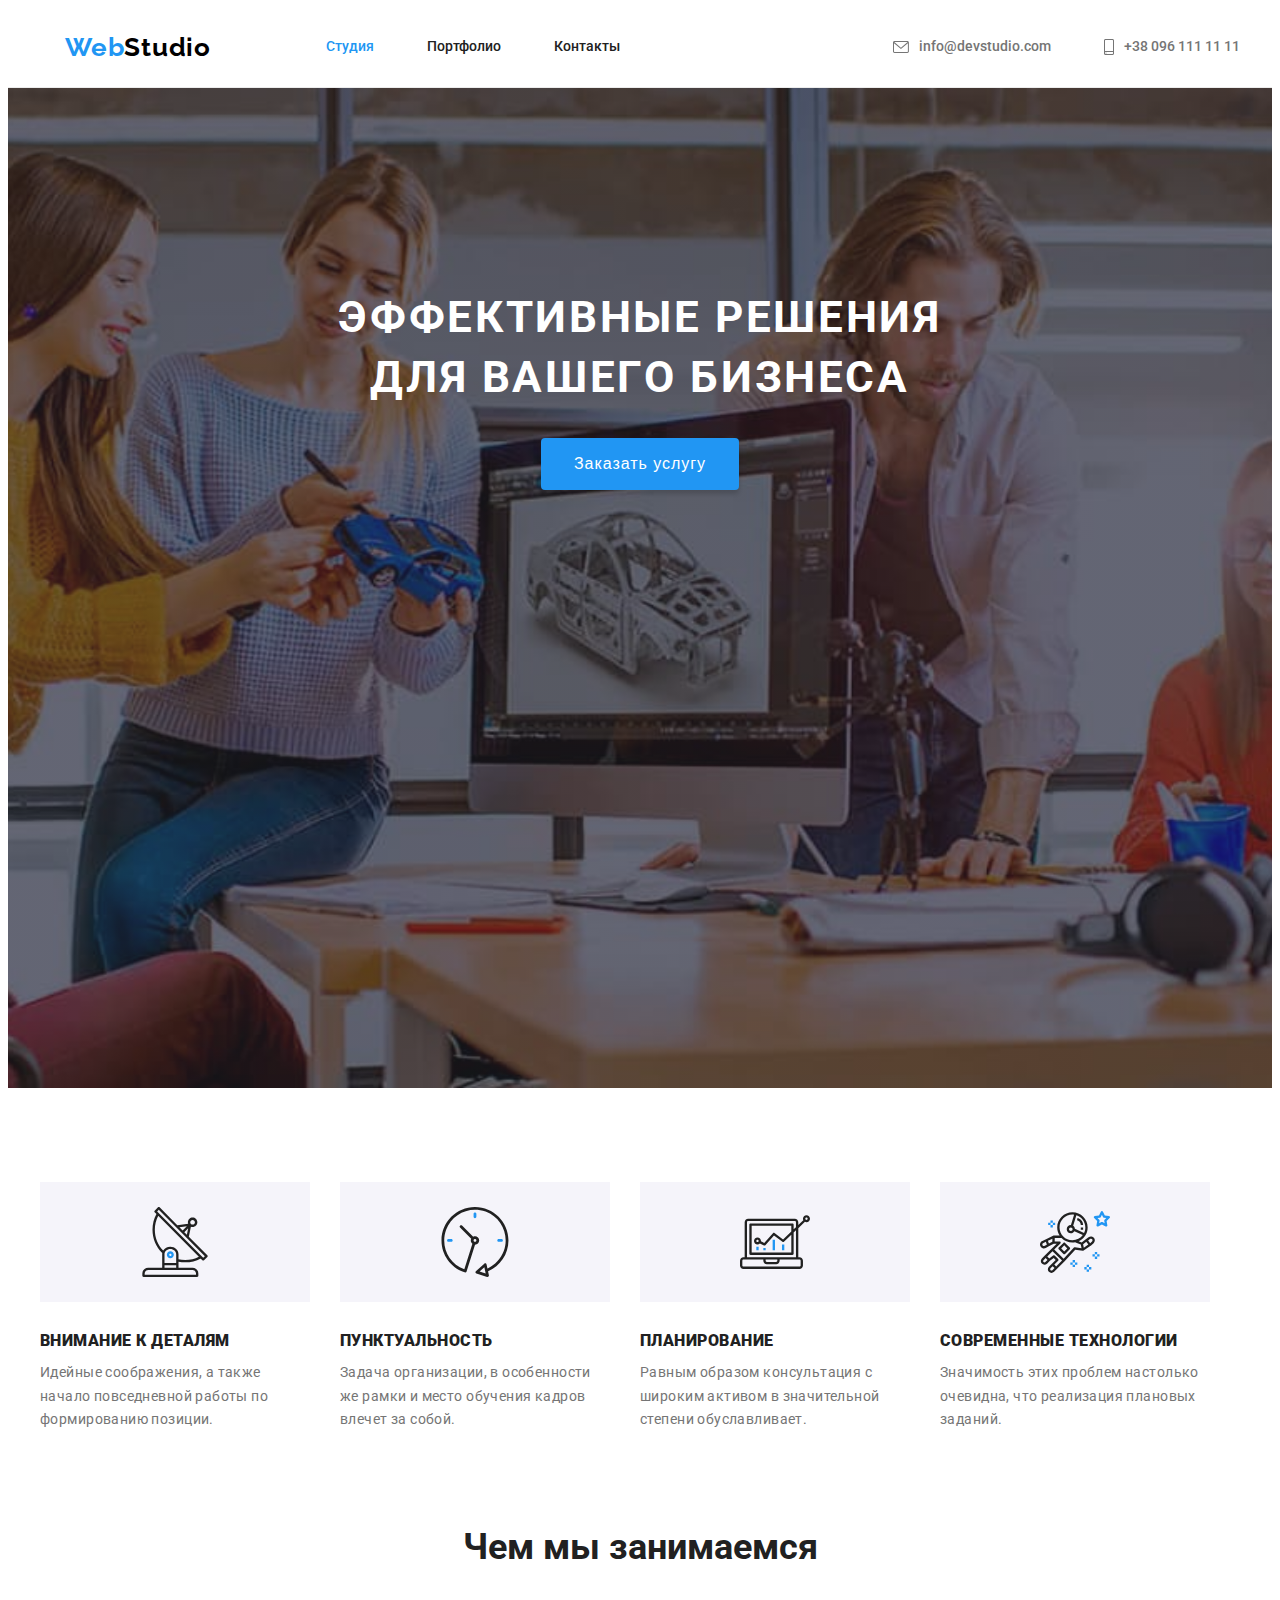
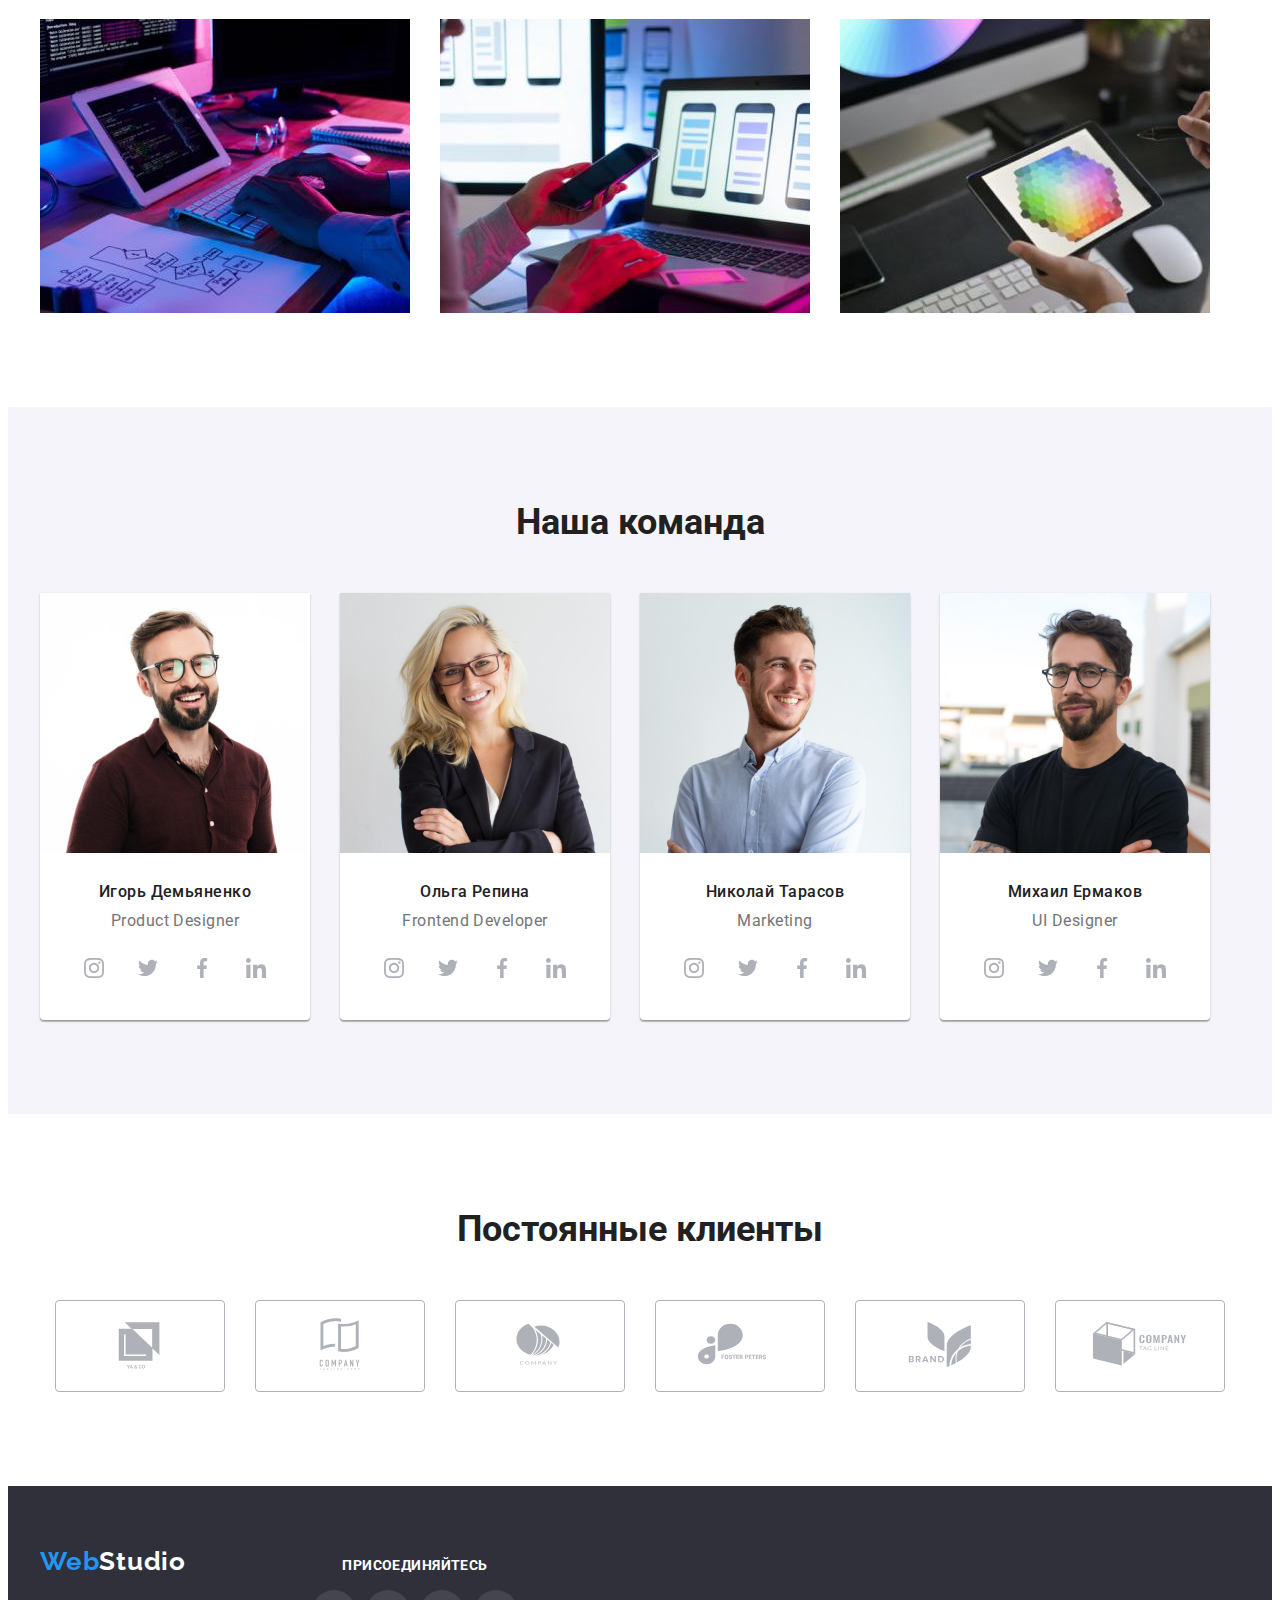
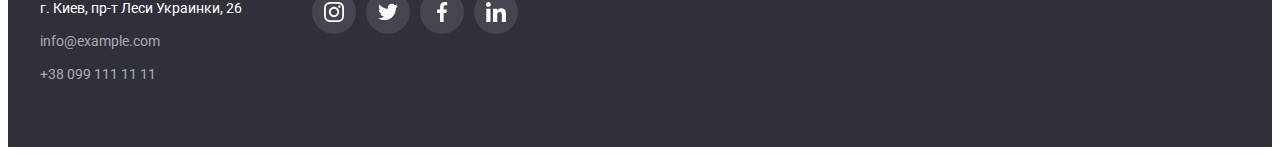
<file: index.html>
<!DOCTYPE html>
<html lang="ru">
<head>
    <meta charset="UTF-8">
    <meta http-equiv="X-UA-Compatible" content="IE=edge">
    <meta name="viewport" content="width=device-width, initial-scale=1.0">
    <title>Document</title>
    <link rel="preconnect" href="https://fonts.googleapis.com">
    <link rel="preconnect" href="https://fonts.gstatic.com" crossorigin>
    <link href="https://fonts.googleapis.com/css2?family=Raleway:wght@700&family=Roboto:wght@400;500;700;900&display=swap"
        rel="stylesheet">
    <link rel="stylesheet" href="https://cdnjs.cloudflare.com/ajax/libs/modern-normalize/1.1.0/modern-normalize.min.css"
        integrity="sha512-wpPYUAdjBVSE4KJnH1VR1HeZfpl1ub8YT/NKx4PuQ5NmX2tKuGu6U/JRp5y+Y8XG2tV+wKQpNHVUX03MfMFn9Q=="
        crossorigin="anonymous" referrerpolicy="no-referrer" />
    <link rel="stylesheet" href="./css/styles.css">
</head>
    <body>
    <header class="cap">
            <div class="container header-container">
                <nav class="header-navigation">
                    <a class="whole-logo logo logo-black" href="/"><span class=" logo logo-konstant ">Web</span>Studio</a>
                
                    <ul class="nav-list">
                        <li class="nav"><a href="" class="nav-items active">Студия</a></li>
                        <li class="nav"><a href="./portfolio.html" class="nav-items">Портфолио</a></li>
                        <li class="nav"><a href="" class="nav-items">Контакты</a></li>
                    </ul>
                </nav>
                
                <ul class="nav-list connect">
                    <li class="nav-connect">
                        <a href="mailto:info@devstudio.com" class="nav-items mail-tel">
                        <svg class="icon-envelope" width="16" height="12">
                            <use href="./img/icons.svg#icon-envelope"></use>
                        </svg>info@devstudio.com
                        </a>
                    </li>
                    <li class="nav-connect">
                        <a href="tel:+380961111111" class="nav-items mail-tel">
                            <svg class="icon-smartphone" width="10" height="16" >
                                <use href="./img/icons.svg#icon-smartphone"></use>
                            </svg>+38 096 111 11 11
                        </a>
                    </li>
                </ul>
                
                
            </div>
        </header>

        <main>
            <section class="hero overlay">
                <div class="container">
                    <h1 class="hero-title">эффективные решения для вашего бизнеса</h1>
                    <button type="button" class="hero-button">Заказать услугу</button>
                </div>
            </section>
            
            <section class="section">
                <div class="container">
                    <h2 class="visually-hidden">Наши преимущества</h2>
                    <ul class="benefits-list">
                        <li class="benefits-item">
                        <div class="benefits-img">
                            <svg class="antenna" width="70" height="70">
                                <use href="./img/icons.svg#icon-antenna-1"></use>
                            </svg>
                        </div>
                            <h3 class="benefits"><b>Внимание к деталям</b></h3>
                            <p class="description-of-benefits">Идейные соображения, а также начало повседневной работы по формированию
                                позиции.</p>
                        </li>
                    
                        <li class="benefits-item">
                            <div class="benefits-img">
                                <svg class="clock"  width="70" height="70">
                                    <use href="./img/icons.svg#icon-clock-1"></use>
                                </svg>
                            </div>
                            <h3 class="benefits"><b>Пунктуальность</b></h3>
                            <p class="description-of-benefits">Задача организации, в особенности же рамки и место обучения кадров влечет за
                                собой.</p>
                        </li>
                    
                        <li class="benefits-item">
                            <div class="benefits-img">
                                <svg class="diagram" width="70" height="70">
                                    <use href="./img/icons.svg#icon-diagram-1"></use>
                                </svg>
                            </div>
                            <h3 class="benefits"><b>Планирование</b></h3>
                            <p class="description-of-benefits">Равным образом консультация с широким активом в значительной степени
                                обуславливает.</p>
                        </li>
                    
                        <li class="benefits-item">
                            <div class="benefits-img">
                                <svg class="astronaut" width="70" height="70">
                                    <use href="./img/icons.svg#icon-astronaut-1"></use>
                                </svg>
                            </div>
                            <h3 class="benefits"><b>Современные технологии</b></h3>
                            <p class="description-of-benefits">Значимость этих проблем настолько очевидна, что реализация плановых заданий.
                            </p>
                        </li>
                    </ul>
                </div>
            </section>

            <section class="section work">
                <div class="container">
                    <h2 class="section-header heading">Чем мы занимаемся</h2>
                        <ul class="work-list">
                            <li class="work-item"><img src="./img/img1.jpg" alt="Набор кода" width="370"></li>
                            <li class="work-item"><img src="./img/img2.jpg" alt="Работа с приложениями" width="370"></li>
                            <li class="work-item"><img src="./img/img3.jpg" alt="Выбор цветовой гаммы" width="370"></li>
                        </ul>
                </div>
            </section>

            <section class="section-team section">
                <div class="container">
                    <h2 class="section-header">Наша команда</h2>
                    <ul class="team-list">
                        <li class="team-item">
                            <img src="./img/1.jpg" alt="Игорь Демьяненко" width="270" class="team-img">
                            <div class="description">
                                <h3 class="full-name">Игорь Демьяненко</h3>
                                <p lang="en" class="profession">Product Designer</p>
                            </div>
                            <ul class="social-networks">
                                <li class="social-networks-item">
                                    <a href="" class="social-networks-link">
                                        <svg class="icon instagram" width="20" height="20">
                                            <use href="./img/icons.svg#icon-instagram-2"></use>
                                        </svg>
                                    </a>
                                </li>
                                <li class="social-networks-item">
                                    <a href="" class="social-networks-link">
                                        <svg class="icon twitter" width="20" height="20">
                                            <use href="./img/icons.svg#icon-twitter-1"></use>
                                        </svg>
                                    </a>
                                </li>
                                <li class="social-networks-item">
                                    <a href="" class="social-networks-link">
                                        <svg class="icon facebook" width="20" height="20">
                                            <use href="./img/icons.svg#icon-facebook-1"></use>
                                        </svg>
                                    </a>
                                </li>
                                <li class="social-networks-item">
                                    <a href="" class="social-networks-link">
                                        <svg class=" icon linkedin" width="20" height="20">
                                            <use href="./img/icons.svg#icon-linkedin-1"></use>
                                        </svg>
                                    </a>
                                </li>
                                
                            </ul>
                        </li>
                    
                        <li class="team-item">
                            <img src="./img/2.jpg" alt="Ольга Репина" width="270" class="team-img">
                            <div class="description">
                                <h3 class="full-name">Ольга Репина</h3>
                                <p lang="en" class="profession">Frontend Developer</p>
                            </div>
                            <ul class="social-networks">
                                <li class="social-networks-item">
                                    <a href="" class="social-networks-link">
                                        <svg class="icon instagram" width="20" height="20">
                                            <use href="./img/icons.svg#icon-instagram-2"></use>
                                        </svg>
                                    </a>
                                </li>
                                <li class="social-networks-item">
                                    <a href="" class="social-networks-link">
                                        <svg class="icon twitter" width="20" height="20">
                                            <use href="./img/icons.svg#icon-twitter-1"></use>
                                        </svg>
                                    </a>
                                </li>
                                <li class="social-networks-item">
                                    <a href="" class="social-networks-link">
                                        <svg class="icon facebook" width="20" height="20">
                                            <use href="./img/icons.svg#icon-facebook-1"></use>
                                        </svg>
                                    </a>
                                </li>
                                <li class="social-networks-item">
                                    <a href="" class="social-networks-link">
                                        <svg class="icon linkedin" width="20" height="20">
                                            <use href="./img/icons.svg#icon-linkedin-1"></use>
                                        </svg>
                                    </a>
                                </li>
                            </ul>
                        </li>
                    
                        <li class="team-item">
                            <img src="./img/3.jpg" alt="Николай Тарасов" width="270" class="team-img">
                            <div class="description">
                                <h3 class="full-name">Николай Тарасов</h3>
                                <p lang="en" class="profession">Marketing</p>
                            </div>
                            <ul class="social-networks">
                                <li class="social-networks-item">
                                    <a href="" class="social-networks-link">
                                        <svg class="icon instagram" width="20" height="20">
                                            <use href="./img/icons.svg#icon-instagram-2"></use>
                                        </svg>
                                    </a>
                                </li>
                                <li class="social-networks-item">
                                    <a href="" class="social-networks-link">
                                        <svg class="icon twitter" width="20" height="20">
                                            <use href="./img/icons.svg#icon-twitter-1"></use>
                                        </svg>
                                    </a>
                                </li>
                                <li class="social-networks-item">
                                    <a href="" class="social-networks-link">
                                        <svg class="icon facebook" width="20" height="20">
                                            <use href="./img/icons.svg#icon-facebook-1"></use>
                                        </svg>
                                    </a>
                                </li>
                                <li class="social-networks-item">
                                    <a href="" class="social-networks-link">
                                        <svg class="icon linkedin" width="20" height="20">
                                            <use href="./img/icons.svg#icon-linkedin-1"></use>
                                        </svg>
                                    </a>
                                </li>
                            </ul>
                        </li>
                    
                        <li class="team-item">
                            <img src="./img/4.jpg" alt="Михаил Ермаков" width="270" class="team-img">
                            <div class="description">
                                <h3 class="full-name">Михаил Ермаков</h3>
                                <p lang="en" class="profession">UI Designer</p>
                            </div>
                            <ul class="social-networks">
                                <li class="social-networks-item">
                                    <a href="" class="social-networks-link">
                                        <svg class="icon instagram" width="20" height="20">
                                            <use href="./img/icons.svg#icon-instagram-2"></use>
                                        </svg>
                                    </a>
                                </li>
                                <li class="social-networks-item">
                                    <a href="" class="social-networks-link">
                                        <svg class="icon twitter" width="20" height="20">
                                            <use href="./img/icons.svg#icon-twitter-1"></use>
                                        </svg>
                                    </a>
                                </li>
                                <li class="social-networks-item">
                                    <a href="" class="social-networks-link">
                                        <svg class="icon facebook" width="20" height="20">
                                            <use href="./img/icons.svg#icon-facebook-1"></use>
                                        </svg>
                                    </a>
                                </li>
                                <li class="social-networks-item">
                                    <a href="" class="social-networks-link">
                                        <svg class="icon linkedin" width="20" height="20">
                                            <use href="./img/icons.svg#icon-linkedin-1"></use>
                                        </svg>
                                    </a>
                                </li>
                            </ul>
                        </li>
                    </ul>
                </div>
            </section>    
            
            <section class="regular-clients section">
                <div class="container clients-container">
                <h2 class="section-header">Постоянные клиенты</h2>
                <ul class="clients-list">
                    <li class="clients-item">
                    <a href="" class="icon-company">
                        <svg class="company" width="106" height="60">
                            <use href="./img/icons.svg#icon-Logo"></use>
                        </svg>
                    </a>
                    </li>
                    <li class="clients-item">
                    <a href="" class="icon-company">
                        <svg class="company" width="106" height="60">
                            <use href="./img/icons.svg#icon-Logo-1"></use>
                        </svg>
                    </a>
                    </li>
                    <li class="clients-item">
                    <a  href="" class="icon-company">
                        <svg class="company" width="106" height="60">
                            <use href="./img/icons.svg#icon-Logo-2"></use>
                        </svg>
                    </a>
                    </li>
                    <li class="clients-item">
                    <a href="" class="icon-company">
                        <svg class="company" width="106" height="60">
                            <use href="./img/icons.svg#icon-Logo-3"></use>
                        </svg>
                    </a>
                    </li>
                    <li class="clients-item">
                        <a href="" class="icon-company">
                            <svg class="company" width="106" height="60">
                                <use href="./img/icons.svg#icon-Logo-4"></use>
                            </svg>
                        </a>
                    </li>
                    <li class="clients-item">
                        <a href="" class="icon-company">
                            <svg class="company" width="106" height="60">
                                <use href="./img/icons.svg#icon-Logo-5"></use>
                            </svg>
                        </a>
                    </li>
                </ul>
                </div>
            </section>
        </main>
        <footer class="basement">
            <div class="container footer-box">
                <div class="footer-container">
                    <a class="logo logo-white" href="/"><span class="logo logo-konstant">Web</span>Studio</a>
                    <address>
                        <ul class="footer-list">
                            <li class="basement-item">г. Киев, пр-т Леси Украинки, 26</li>
                            <li class="basement-item"><a href="mailto:info@example.com" class="basement-item link ">info@example.com</a>
                            </li>
                            <li class="basement-item"><a href="tel:+380991111111" class="basement-item link">+38 099 111 11 11</a></li>
                        </ul>
                    </address>
                </div>
                <div class="join">
                    <p class="join-social">присоединяйтесь</p>
                    <ul class="social-networks">
                        <li class="social-networks-item">
                            <a href="" class="social-networks-link footer-link">
                                <svg class="icon-footer instagram" width="20" height="20">
                                    <use href="./img/icons.svg#icon-instagram-2"></use>
                                </svg>
                            </a>
                        </li>
                        <li class="social-networks-item">
                            <a href="" class="social-networks-link footer-link">
                                <svg class="icon-footer twitter" width="20" height="20">
                                    <use href="./img/icons.svg#icon-twitter-1"></use>
                                </svg>
                            </a>
                        </li>
                        <li class="social-networks-item">
                            <a href="" class="social-networks-link footer-link">
                                <svg class="icon-footer facebook" width="20" height="20">
                                    <use href="./img/icons.svg#icon-facebook-1"></use>
                                </svg>
                            </a>
                        </li>
                        <li class="social-networks-item">
                            <a href="" class="social-networks-link footer-link">
                                <svg class="icon-footer linkedin" width="20" height="20">
                                    <use href="./img/icons.svg#icon-linkedin-1"></use>
                                </svg>
                            </a>
                        </li>
                
                    </ul>
                </div>
            </div>
            
        </footer>
    </body>
</html>
</file>
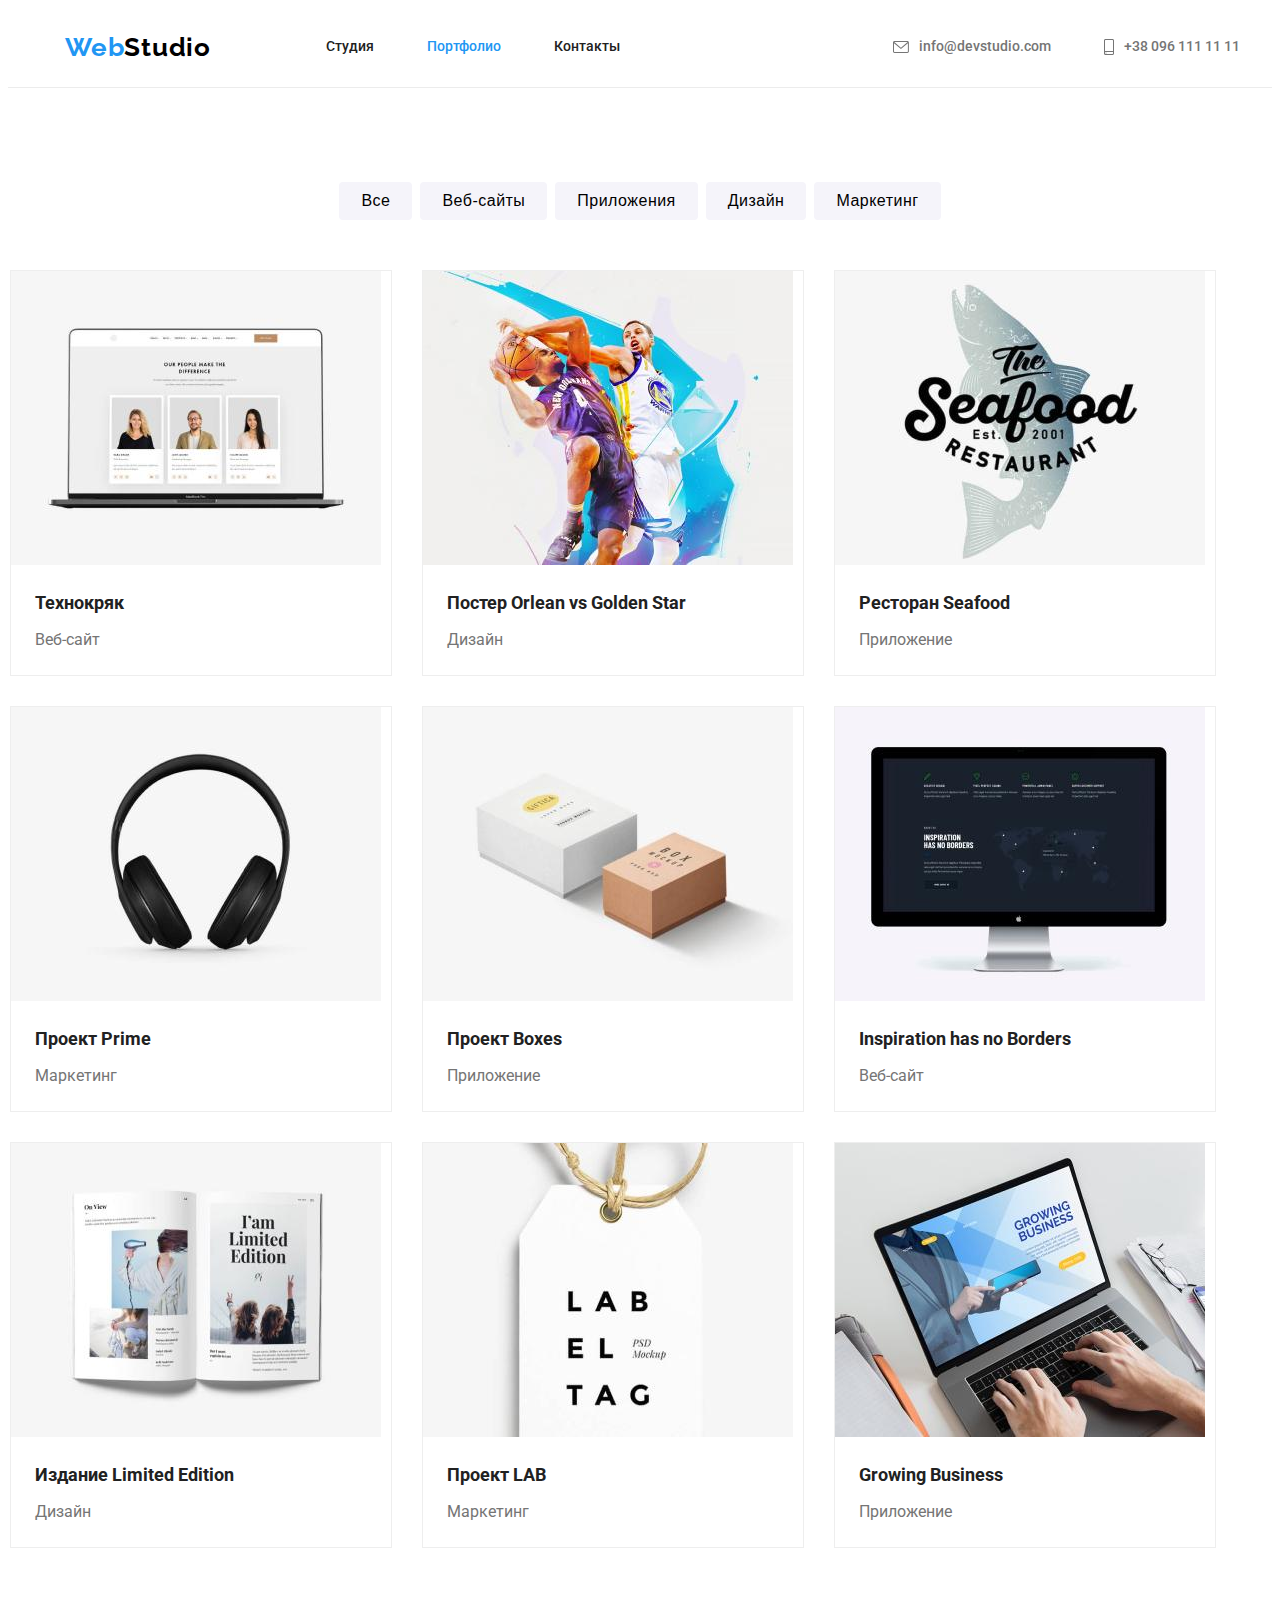
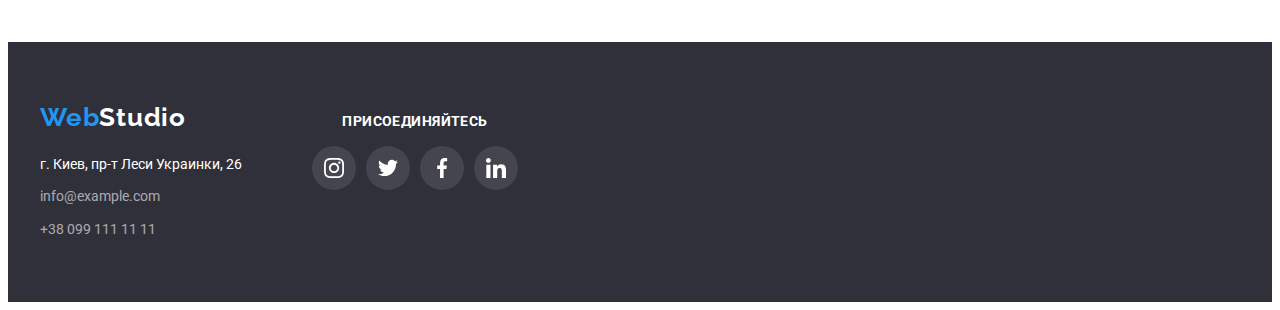
<file: portfolio.html>
<!DOCTYPE html>
<html lang="ru">
<head>
    <meta charset="UTF-8">
    <meta http-equiv="X-UA-Compatible" content="IE=edge">
    <meta name="viewport" content="width=device-width, initial-scale=1.0">
    <title>Document</title>
    <link rel="preconnect" href="https://fonts.googleapis.com">
    <link rel="preconnect" href="https://fonts.gstatic.com" crossorigin>
    <link href="https://fonts.googleapis.com/css2?family=Raleway:wght@700&family=Roboto:wght@400;500;700;900&display=swap"
    rel="stylesheet">
    <link rel="stylesheet" href="https://cdnjs.cloudflare.com/ajax/libs/modern-normalize/1.1.0/modern-normalize.min.css"
        integrity="sha512-wpPYUAdjBVSE4KJnH1VR1HeZfpl1ub8YT/NKx4PuQ5NmX2tKuGu6U/JRp5y+Y8XG2tV+wKQpNHVUX03MfMFn9Q=="
        crossorigin="anonymous" referrerpolicy="no-referrer" />
    <link rel="stylesheet" href="./css/styles.css">
</head>
<body>
    <header class="cap">
        <div class="container header-container">
            <nav class="header-navigation">
                <a class="whole-logo logo logo-black" href="/"><span class="logo logo-konstant">Web</span>Studio</a>
            
                <ul class="nav-list">
                    <li class="nav"><a href="./index.html" class="nav-items">Студия</a></li>
                    <li class="nav"><a href="" class="nav-items active">Портфолио</a></li>
                    <li class="nav"><a href="" class="nav-items">Контакты</a></li>
                </ul>
            </nav>
            
            <ul class="nav-list connect">
                <li class="nav-connect">
                    <a href="mailto:info@devstudio.com" class="nav-items mail-tel">
                        <svg class="icon-envelope" width="16" height="12">
                            <use href="./img/icons.svg#icon-envelope"></use>
                        </svg>info@devstudio.com
                    </a>
                </li>
                <li class="nav-connect">
                    <a href="tel:+380961111111" class="nav-items mail-tel">
                        <svg class="icon-smartphone" width="10" height="16">
                            <use href="./img/icons.svg#icon-smartphone"></use>
                        </svg>+38 096 111 11 11
                    </a>
                </li>
            </ul>
        </div>
    </header>
    <main>
        <section class="section">
            <div class="container">
                <h1 class="visually-hidden">Портфолио нашей веб-студии</h1>
                <ul class="portfolio-btn">
                    <li class="btn-item"><button type="button" class="button cursor">Все</button></li>
                    <li class="btn-item"><button type="button" class="button cursor">Веб-сайты</button></li>
                    <li class="btn-item"><button type="button" class="button cursor">Приложения</button></li>
                    <li class="btn-item"><button type="button" class="button cursor">Дизайн</button></li>
                    <li class="btn-item"><button type="button" class="button cursor">Маркетинг</button></li>
                </ul>
                <ul class="portfolio-card">
                    <li class="portfolio-item">
                        <a href="" class="portfolio-link">
                            <img src="./img/portfolio1.jpg" alt="веб-сайт" width="370" class="portfolio-img">
                            <div class="card-content">
                                <h2 class="project-name">Технокряк</h2>
                                <p class="type-project">Веб-сайт</p>
                            </div>
                        </a>
                    </li>
                    <li class="portfolio-item">
                        <a href="" class="portfolio-link">
                            <img src="./img/portfolio2.jpg" alt="баскетболисты" width="370" class="portfolio-img">
                            <div class="card-content">
                                <h2 class="project-name">Постер<span lang="en"> Orlean vs Golden Star</span> </h2>
                                <p class="type-project">Дизайн</p>
                            </div>
                        </a>
                    </li>
                    <li class="portfolio-item">
                        <a href="" class="portfolio-link">
                            <img src="./img/portfolio3.jpg" alt="логотип ресторана с рыбкой" width="370" class="portfolio-img">
                            <div class="card-content">
                                <h2 class="project-name">Ресторан<span lang="en"> Seafood</span> </h2>
                                <p class="type-project">Приложение</p>
                            </div>
                        </a>
                    </li>
                    <li class="portfolio-item">
                        <a href="" class="portfolio-link">
                            <img src="./img/portfolio4.jpg" alt="наушники" width="370" class="portfolio-img">
                            <div class="card-content">
                                <h2 class="project-name">Проект<span lang="en"> Prime</span> </h2>
                                <p class="type-project">Маркетинг</p>
                            </div>
                        </a>
                    </li>
                    <li class="portfolio-item">
                        <a href="" class="portfolio-link">
                            <img src="./img/portfolio5.jpg" alt="две коробки" width="370" class="portfolio-img">
                            <div class="card-content">
                                <h2 class="project-name">Проект<span lang="en"> Boxes</span> </h2>
                                <p class="type-project">Приложение</p>
                            </div>
                        </a>
                    </li>
                    <li class="portfolio-item">
                        <a href="" class="portfolio-link">
                            <img src="./img/portfolio6.jpg" alt="включенный монитор" width="370" class="portfolio-img">
                            <div class="card-content">
                                <h2 class="project-name"><span lang="en">Inspiration has no Borders</span> </h2>
                                <p class="type-project">Веб-сайт</p>
                            </div>
                        </a>
                    </li>
                    <li class="portfolio-item">
                        <a href="" class="portfolio-link">
                            <img src="./img/portfolio7.jpg" alt="журнал" width="370" class="portfolio-img">
                            <div class="card-content">
                                <h2 class="project-name">Издание<span lang="en"> Limited Edition</span> </h2>
                                <p class="type-project">Дизайн</p>
                            </div>
                        </a>
                    </li>
                    <li class="portfolio-item">
                        <a href="" class="portfolio-link">
                            <img src="./img/portfolio8.jpg" alt="ярлык" width="370" class="portfolio-img">
                            <div class="card-content">
                                <h2 class="project-name">Проект<span lang="en"> LAB</span> </h2>
                                <p class="type-project">Маркетинг</p>
                            </div>
                        </a>
                    </li>
                    <li class="portfolio-item">
                        <a href="" class="portfolio-link">
                            <img src="./img/portfolio9.jpg" alt="включенный ноутбук" width="370" class="portfolio-img">
                            <div class="card-content">
                                <h2 class="project-name"><span lang="en">Growing Business</span> </h2>
                                <p class="type-project">Приложение</p>
                            </div>
                        </a>
                    </li>
                </ul>
            </div>
        </section>
    </main>
    <footer class="basement">
        <div class="container footer-box">
            <div class="footer-container">
                <a class="logo logo-white" href="/"><span class="logo logo-konstant">Web</span>Studio</a>
                <address>
                    <ul class="footer-list">
                        <li class="basement-item">г. Киев, пр-т Леси Украинки, 26</li>
                        <li class="basement-item"><a href="mailto:info@example.com"
                                class="basement-item link ">info@example.com</a>
                        </li>
                        <li class="basement-item"><a href="tel:+380991111111" class="basement-item link">+38 099 111 11 11</a>
                        </li>
                    </ul>
                </address>
            </div>
            <div class="join">
                <p class="join-social">присоединяйтесь</p>
                <ul class="social-networks">
                    <li class="social-networks-item">
                        <a href="" class="social-networks-link footer-link">
                            <svg class="icon-footer instagram" width="20" height="20">
                                <use href="./img/icons.svg#icon-instagram-2"></use>
                            </svg>
                        </a>
                    </li>
                    <li class="social-networks-item">
                        <a href="" class="social-networks-link footer-link">
                            <svg class="icon-footer twitter" width="20" height="20">
                                <use href="./img/icons.svg#icon-twitter-1"></use>
                            </svg>
                        </a>
                    </li>
                    <li class="social-networks-item">
                        <a href="" class="social-networks-link footer-link">
                            <svg class="icon-footer facebook" width="20" height="20">
                                <use href="./img/icons.svg#icon-facebook-1"></use>
                            </svg>
                        </a>
                    </li>
                    <li class="social-networks-item">
                        <a href="" class="social-networks-link footer-link">
                            <svg class="icon-footer linkedin" width="20" height="20">
                                <use href="./img/icons.svg#icon-linkedin-1"></use>
                            </svg>
                        </a>
                    </li>
        
                </ul>
            </div>
        </div>
    </footer>
</body>
</html>
</file>
<file: css/styles.css>
body {
  background-color: #ffffff;
  color: #212121;
  font-family: "Roboto", sans-serif;
  font-style: normal;
  letter-spacing: normal;
  font-size: 14px;
}

:root {
  --brand-color: #2196f3;
  --paragraphs-mail-tel: #757575;
  --hero-background-color: #2f303a;
  --white-font: #ffffff;
  --footer-background-color: #2f303a;
  --logo-black: #000000;
  --bgr-button-sectionteam: #f5f4fa;
  --main-font-color: #212121;
  --footer-tel-mail: rgba(255, 255, 255, 0.6);
  --portfolio-card-gap: 30px;
}

p,
h1,
h2,
h3,
h4,
h5,
h6 {
  margin: 0;
}

ul {
  margin: 0;
  padding: 0;
}

li {
  list-style-type: none;
}

img {
  display: block;
  max-width: 1000%;
  height: auto;
}

.container {
  width: 1200px;
  padding-left: 15px;
  padding-right: 15px;
  margin: 0 auto;
  text-align: center;
}

.section {
  padding-top: 94px;
  padding-bottom: 94px;
}

/*ЛОГОТИП*/

.logo-konstant {
  color: var(--brand-color);
}
.logo-black {
  color: var(--logo-black);
}
.logo-white {
  color: var(--white-font);
}
.logo {
  font-family: Raleway;
  font-style: normal;
  font-weight: bold;
  font-size: 26px;
  line-height: 1.19;
  text-decoration: none;
  letter-spacing: 0.03em;
}
.whole-logo {
  margin-right: 90px;
  padding: 24px 25px;
}

/*ШАПКА САЙТА*/

.cap {
  background-color: var(--white-font);
  border-bottom: 1px solid #ececec;
}

.header-container {
  display: flex;
  align-items: center;
}

.nav-list {
  display: flex;
  align-items: center;
}
.connect {
  margin-left: auto;
}
.header-navigation {
  display: flex;
}

.nav-items {
  color: var(--main-font-color);
  font-weight: 500;
  line-height: 1.14;
  text-decoration: none;
  display: flex;
  align-items: center;
}

.nav:not(:last-child) {
  margin-right: 53px;
}

.nav-connect:not(:last-child) {
  margin-right: 53px;
}

.nav-items:hover,
.nav-items:focus {
  color: var(--brand-color);
}

.active {
  color: var(--brand-color);
}

.mail-tel {
  color: var(--paragraphs-mail-tel);
}

.mail-tel:hover {
  color: var(--brand-color);
}

.icon-envelope {
  margin-right: 10px;
  fill: currentColor;
}

.icon-smartphone {
  margin-right: 10px;
  fill: currentColor;
}

/*ГЕРОЙ СТУДИИ*/

.hero {
  background-color: var(--hero-background-color);

  padding-left: 0;
  padding-right: 0;
  padding-top: 200px;
  padding-bottom: 200px;

  text-align: center;
}

.hero-title {
  color: var(--white-font);

  margin-left: auto;
  margin-right: auto;
  text-transform: uppercase;
  width: 696px;

  font-size: 44px;
  line-height: 1.36;
  text-align: center;
  letter-spacing: 0.06em;
}

.hero-button {
  border-radius: 4px;
  border: 1px solid transparent;
  cursor: pointer;
  box-shadow: 0px 4px 4px rgba(0, 0, 0, 0.15);

  background-color: var(--brand-color);
  color: var(--white-font);

  margin-top: 30px;
  padding: 10px 32px;
  align-items: center;

  font-size: 16px;
  line-height: 1.87;
  text-align: center;
  letter-spacing: 0.06em;
}

.overlay {
  height: 600px;
  max-width: 1600px;
  margin-left: auto;
  margin-right: auto;
  background-image: linear-gradient(
      to right,
      rgba(47, 48, 58, 0.4),
      rgba(47, 48, 58, 0.4)
    ),
    url(../img/header\ background\ squoosh.jpg);
  background-repeat: no-repeat;
  background-size: cover;
  background-position: center;
}

/*ПРЕИМУЩЕСТВА*/

.benefits {
  font-weight: bold;
  line-height: 1.14;
  text-transform: uppercase;
  letter-spacing: 0.03em;
  margin-bottom: 10px;
}

.benefits-list {
  display: flex;
  flex-basis: calc(100% / 4);
  text-align: left;
}

.benefits-item:not(:last-child) {
  margin-right: 30px;
}

.benefits-item {
  width: 270px;
}

.benefits-img {
  display: flex;
  justify-content: center;
  width: 270px;
  height: 120px;
  background-color: #f5f4fa;
  margin-bottom: 30px;
  align-items: center;
}

.description-of-benefits {
  line-height: 1.71;
  color: var(--paragraphs-mail-tel);
  letter-spacing: 0.03em;
}

/* ЧЕМ МЫ ЗАНИМАЕМСЯ */

.heading {
  margin-bottom: 50px;
}

.work {
  padding-top: 0px;
}

.work-list {
  display: flex;

  text-align: center;
  margin-left: auto;
  margin-right: auto;
}

.work-item:not(:last-child) {
  margin-right: 30px;
}

/*НАША КОМАНДИЯ (СТУДИЯ)*/

.section-team {
  background-color: var(--bgr-button-sectionteam);
}

.section-header {
  font-weight: bold;
  font-size: 36px;
  line-height: 1.17;
  margin-bottom: 50px;
}

.team-list {
  display: flex;
}

.team-item {
  width: 270px;
  box-shadow: 0px 1px 3px rgba(0, 0, 0, 0.12), 0px 1px 1px rgba(0, 0, 0, 0.14),
    0px 2px 1px rgba(0, 0, 0, 0.2);
  border-radius: 0px 0px 4px 4px;
  background-color: var(--white-font);
}

.team-item:not(:last-child) {
  margin-right: 30px;
}

.team-img {
  display: block;
  max-width: 100%;
  height: auto;
}

.description {
  padding-top: 30px;
}

.full-name {
  color: var(--main-font-color);
  font-weight: 500;
  font-size: 16px;
  line-height: 1.18;
  margin-bottom: 10px;
  letter-spacing: 0.03em;
}
.profession {
  font-size: 16px;
  line-height: 1.18;
  color: var(--paragraphs-mail-tel);

  letter-spacing: 0.03em;
}

.social-networks-item {
  width: 44px;
  height: 44px;
}

.social-networks-item + .social-networks-item {
  margin-left: 10px;
}

.social-networks-link {
  width: 100%;
  height: 100%;
  border-radius: 50%;
  display: flex;
  justify-content: center;
  align-items: center;
}

.social-networks {
  display: flex;
  justify-content: center;
  margin-bottom: 30px;
  margin-top: 16px;
}

.social-networks-link:hover,
.social-networks-link:focus {
  background-color: var(--brand-color);
}

.social-networks-link:hover .icon,
.social-networks-link:focus .icon {
  fill: var(--white-font);
}

.icon {
  fill: #afb1b8;
}

/* ПОСТОЯННЫЕ КЛИЕНТЫ */

.clients-item {
  border: 1px solid #afb1b8;
  box-sizing: border-box;
  border-radius: 4px;

  width: 170px;
  height: 92px;

  display: flex;
  align-items: center;
  justify-content: center;
}

.clients-item + .clients-item {
  margin-left: 30px;
}

.company {
  width: 100%;
  height: 100%;
}

.icon-company {
  fill: #afb1b8;
}

.clients-list {
  display: flex;
  align-items: center;
  justify-content: center;
}

.clients-item:hover {
  border-color: var(--brand-color);
}

.clients-item:hover .company {
  fill: var(--brand-color);
}

/*КНОПКИ ПОРТФОЛИО*/

.button {
  background-color: var(--bgr-button-sectionteam);

  font-weight: 500;
  font-size: 16px;
  line-height: 1.62;
  letter-spacing: 0.03em;

  padding: 6px 22px;

  border-style: none;
  border-radius: 4px;
}

.cursor {
  cursor: pointer;
}

.button:hover,
.button:focus {
  background-color: var(--brand-color);
  color: var(--white-font);
  box-shadow: 0px 3px 1px rgba(0, 0, 0, 0.1), 0px 1px 2px rgba(0, 0, 0, 0.08),
    0px 2px 2px rgba(0, 0, 0, 0.12);
}

.portfolio-btn {
  display: flex;
  margin-left: auto;
  margin-right: auto;
  justify-content: center;
  margin-bottom: 50px;
}

.btn-item:not(:last-child) {
  margin-right: 8px;
}

/*КАРТОЧКИ ПОРТФОЛИО*/

.portfolio-card > .portfolio-item {
  flex-basis: calc(100% / 3 - var(--portfolio-card-gap));
  margin-left: var(--portfolio-card-gap);
  margin-top: var(--portfolio-card-gap);
  border: 1px solid #eeeeee;
}

.portfolio-card {
  display: flex;
  flex-wrap: wrap;
  margin-left: calc(-1 * var(--portfolio-card-gap));
}

.portfolio-item:nth-child(3n + 1) {
  margin-left: 0px;
}

.portfolio-item:nth-child(-n + 3) {
  margin-top: 0px;
}

.portfolio-item:hover {
  box-shadow: 0px 1px 1px rgba(0, 0, 0, 0.12), 0px 4px 4px rgba(0, 0, 0, 0.06),
    1px 4px 6px rgba(0, 0, 0, 0.16);
}

.card-content {
  padding: 20px 24px;
  text-align: left;
}

.project-name {
  font-weight: bold;
  font-size: 18px;
  line-height: 2;
  color: var(--main-font-color);

  margin-bottom: 4px;
}

.type-project {
  font-size: 16px;
  line-height: 1.87;
  color: var(--paragraphs-mail-tel);
}

/* ФУТЕР */

.footer-container {
  text-align: left;
}

.footer-list {
  margin-top: 20px;
}

.basement {
  background-color: var(--footer-background-color);
  padding-top: 60px;
  padding-bottom: 60px;
}

.basement-item {
  color: var(--white-font);
  line-height: 1.7;
  font-style: normal;
}

.basement-item:not(:last-child) {
  margin-bottom: 9px;
}

.basement-item:hover {
  color: var(--brand-color);
}

.link {
  color: var(--footer-tel-mail);
  text-decoration: none;
}

.footer-link {
  width: 100%;
  height: 100%;
  border-radius: 50%;
  background-color: rgba(255, 255, 255, 0.1);
}

.icon-footer {
  fill: var(--white-font);
}

.footer-box {
  display: flex;
  align-items: baseline;
}

.footer-container {
  margin-right: 70px;
}

.join-social {
  color: var(--white-font);
  text-transform: uppercase;
  font-size: 14px;
  line-height: 1.14;
  letter-spacing: 0.03em;
  font-family: Roboto;
  font-style: normal;
  font-weight: bold;
}

/*ДРУГИЕ СВОЙСТВА*/

.visually-hidden {
  position: absolute;
  clip: rect(0 0 0 0);
  width: 1px;
  height: 1px;
  margin: -1px;
  border: 0;
  padding: 0;
  overflow: hidden;
}
.portfolio-link {
  text-decoration: none;
}
</file>
